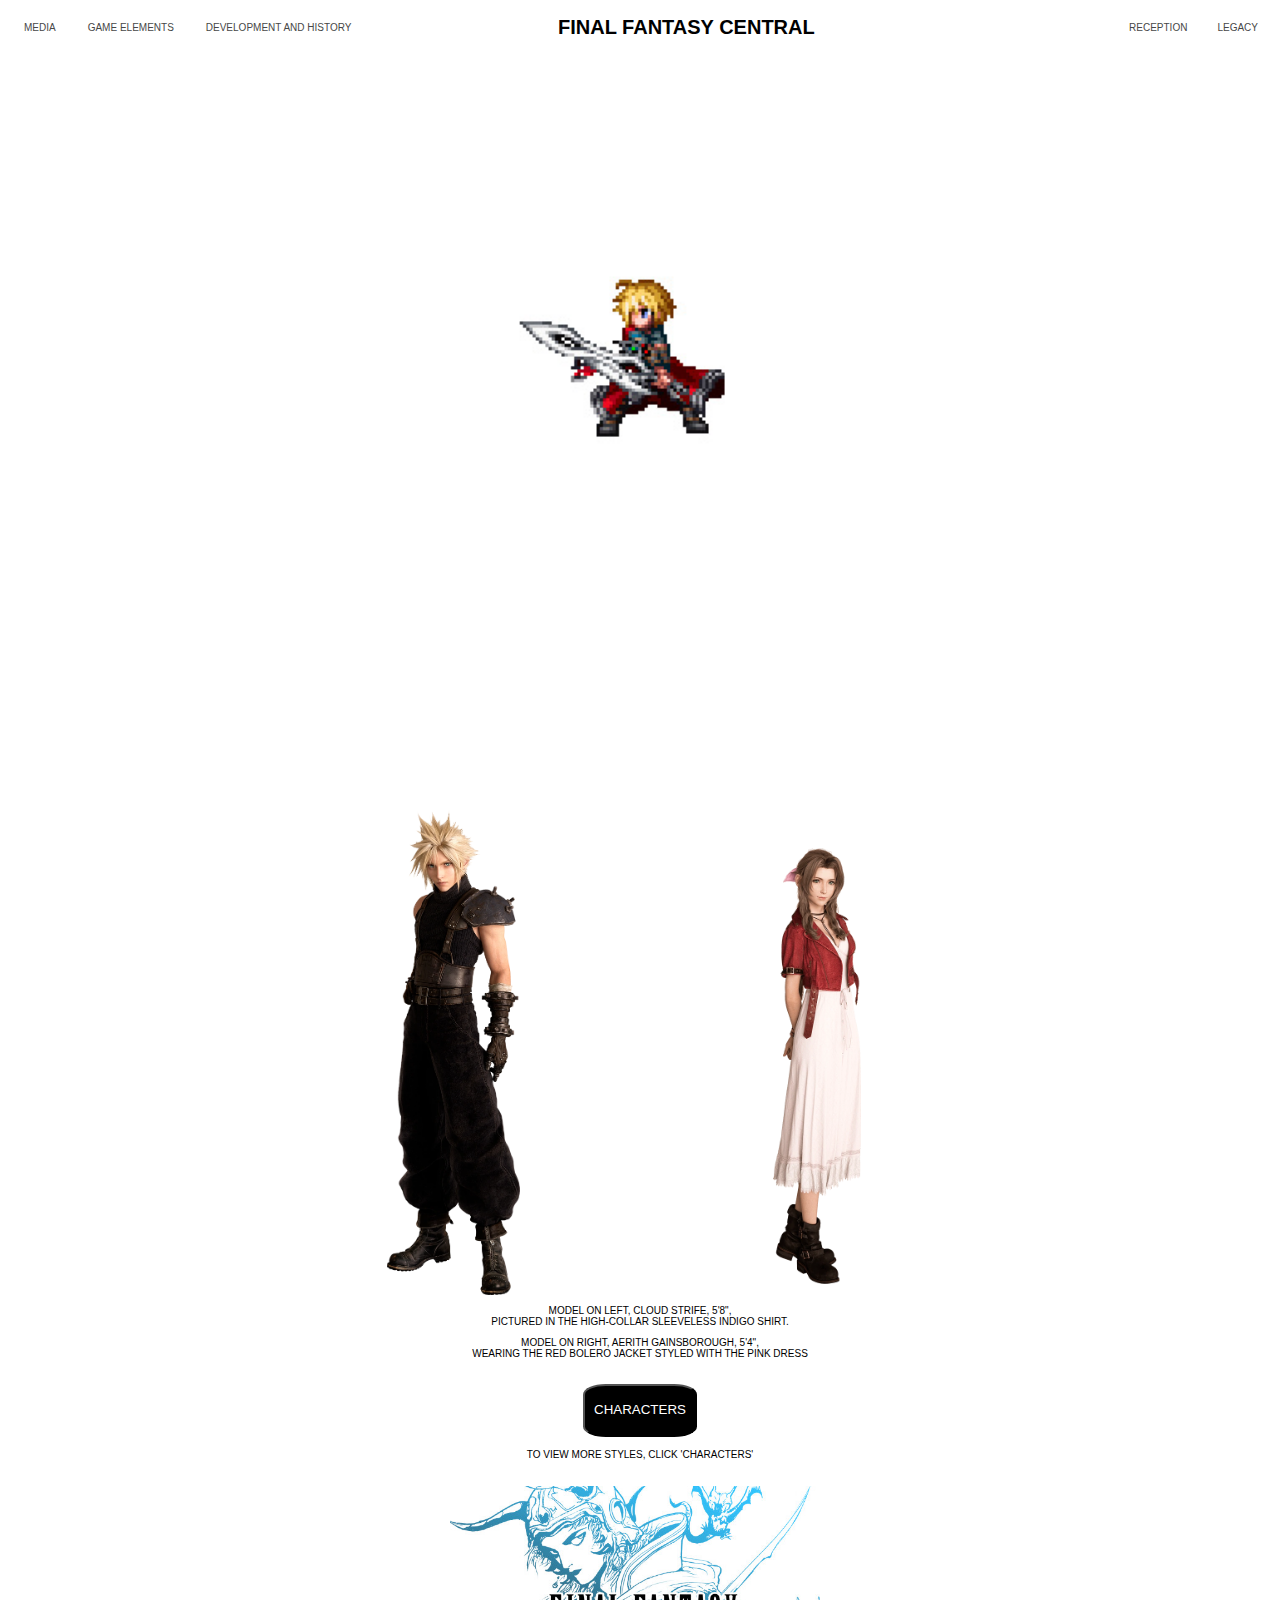
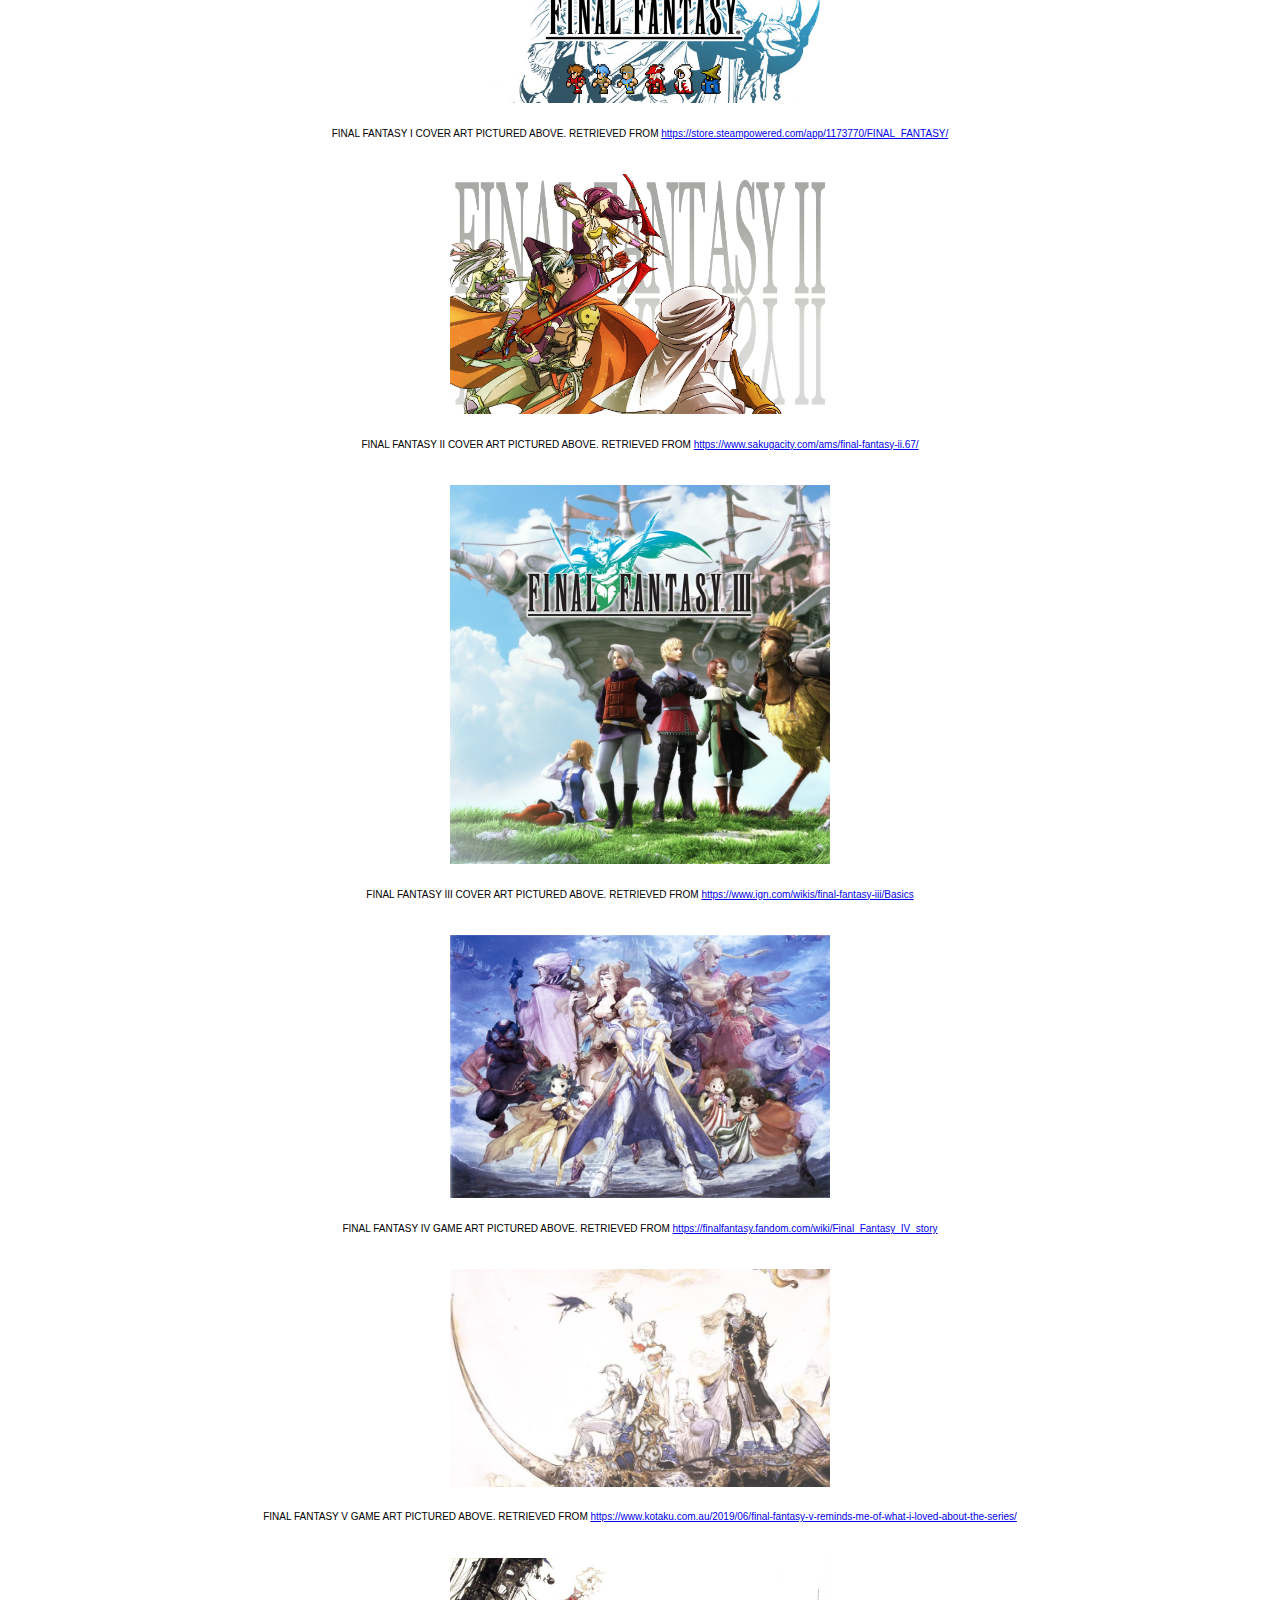
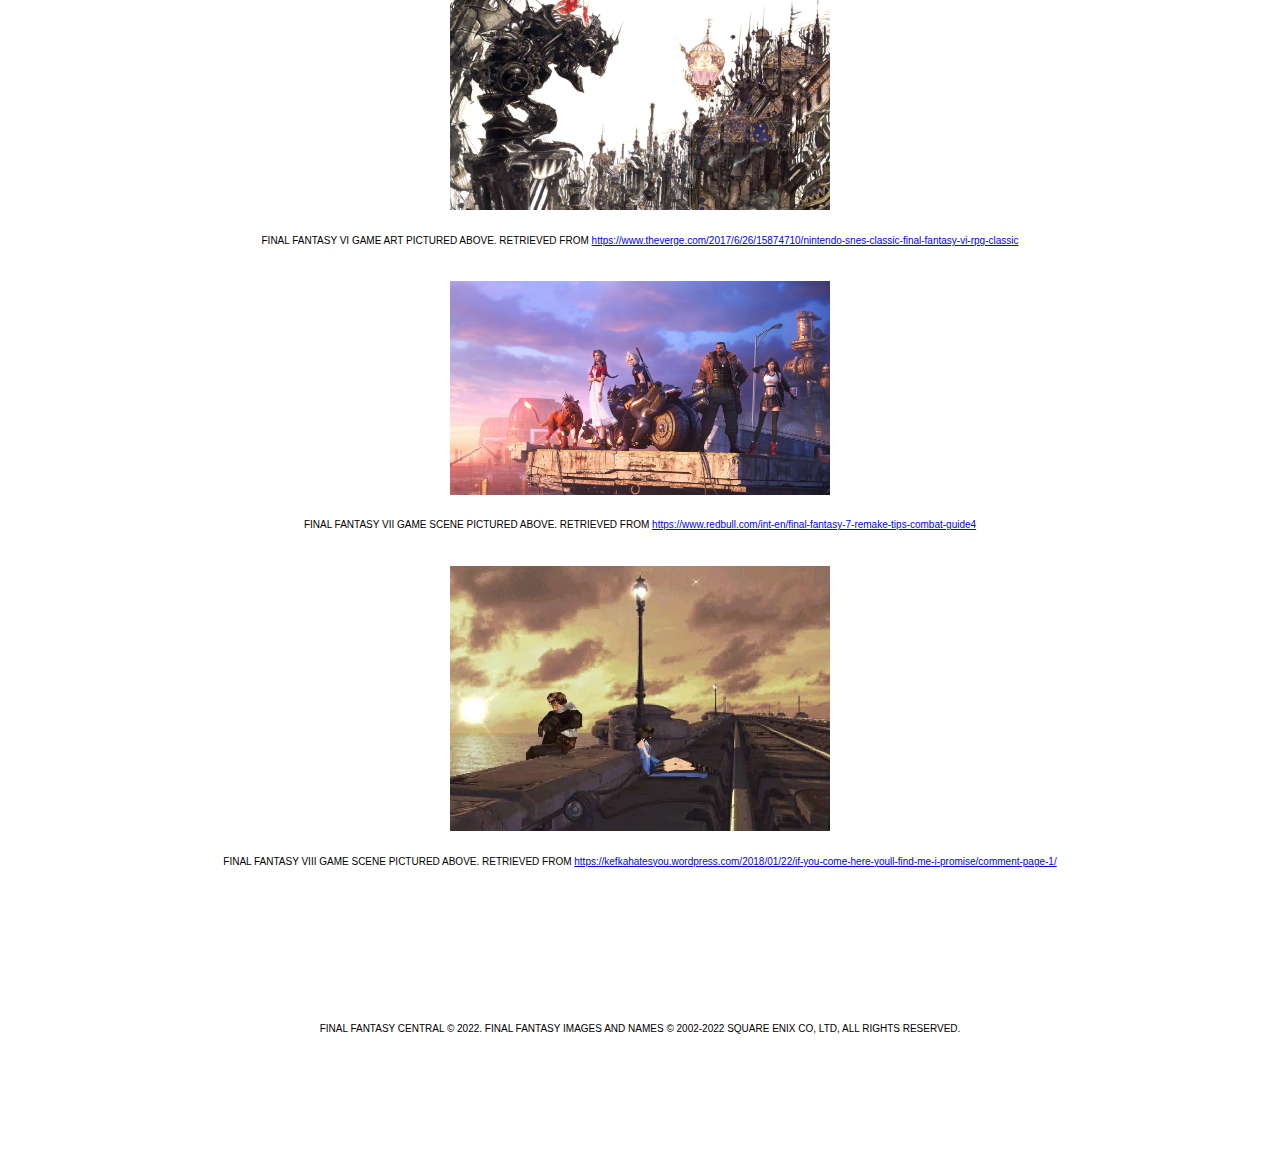
<file: index.html>
<!DOCTYPE html>
<html lang ="en">
<head>
  <meta charset="utf-8">
  <meta name="description" content="The homepage of the site">
  <title>FF CENTRAL</title>

  <link href="css/style.css" rel="stylesheet" type="text/css">


  <!--favicon Sword shortcut icon retrieved from https://thenounproject.com/icon/sword-1376391/-->
  <!-- Sword by Mohamed Mb from NounProject.com-->
  <link rel="shortcut icon" href="/images/sword.png" type="image/x-icon"> 

  <script> /* for using javascript */
  </script>
 
</head>

<body>

  <header>
    <nav class="sticky" id ="navigation">
      <div class ="navbarleft">
        <div class="meddropdown">
        <button class ="meddropbtn" onclick= "location.href='med.html'">MEDIA</button>
          <div class="meddropdown-content">
            <a href="1games.html">Games</a>
            <a href="1othermedia.html">Other Media</a>
          </div>
        </div>
        <div class="gamdropdown">
        <button class ="gamdropbtn" onclick= "location.href='gam.html'">GAME ELEMENTS</button>
          <div class="gamdropdown-content">
            <a href="2plotandthemes.html">Plot and Themes</a>
            <a href="2characters.html">Characters</a>
            <a href="2gameplay.html">Gameplay</a>
          </div>
        </div>
        <div class="devdropdown">
          <button class ="devdropbtn" onclick= "location.href='dev.html'">DEVELOPMENT AND HISTORY</button>
            <div class="devdropdown-content">
              <a href="3origin.html">Origin</a>
              <a href="3design.html">Design</a>
              <a href="3graphicsandtech.html">Graphics and Technology</a>
            </div>
        </div>
        
      </div>
  
      <button class ="title" onclick= "location.href='index.html'">FINAL FANTASY CENTRAL</button>
  
      <div class ="navbarright">
        <div class="recdropdown">
          <button class ="recdropbtn" onclick= "location.href='rec.html'">RECEPTION</button>
            <div class="recdropdown-content">
              <a href="4rankingsandag.html">Rankings and Aggregators</a>
            </div>
        </div>
  
          <a href="leg.html">LEGACY</a>
      </div>
    </nav>
  </header>

<!-- GIF and JPG retrieved from https://www.pinterest.com/pin/667306869780357642/ -->
<div class="ffswing"> 
  <img class="static" src="images/ffswingstill.jpg" alt="final fantasy swinging still">
  <img class ="active" src="images/ffswinggif.gif" alt="final fantasy swinging gif"> 
</div>


<!-- Cloud char model retrieved from https://finalfantasy.fandom.com/wiki/Cloud_Strife   

  Aerith char model retrieved from https://finalfantasy.fandom.com/wiki/Aerith_Gainsborough
-->
<div class="twomodels">
  <img class="cloudmodel" src="images/cloud model.webp" alt="cloud char model">
  <img class="aerithmodel" src="images/aerith model.webp" alt="aerith char model">
</div>

<div class="modeldesc">
  <p class= "desc"> MODEL ON LEFT, CLOUD STRIFE, 5'8", <br> PICTURED IN THE HIGH-COLLAR SLEEVELESS INDIGO SHIRT. </p>
  <p class = "desc"> MODEL ON RIGHT, AERITH GAINSBOROUGH, 5'4", <br> WEARING THE RED BOLERO JACKET STYLED WITH THE PINK DRESS </p>
</div>

<button class="charbtn" type="button" onclick= "location.href='2characters.html'">CHARACTERS</button>

<p class="charbtndesc">TO VIEW MORE STYLES, CLICK 'CHARACTERS' </p>

<div class="imggallery">
    <img class="ff1pic" src="images/ff1.jpg" alt="">
    
    <p>FINAL FANTASY I COVER ART PICTURED ABOVE. RETRIEVED FROM <a href="https://store.steampowered.com/app/1173770/FINAL_FANTASY/">https://store.steampowered.com/app/1173770/FINAL_FANTASY/</a></p>
    <img class="ff2pic" src="images/ff2.jpg" alt="">
    <p>FINAL FANTASY II COVER ART PICTURED ABOVE. RETRIEVED FROM <a href="https://www.sakugacity.com/ams/final-fantasy-ii.67/">https://www.sakugacity.com/ams/final-fantasy-ii.67/</a></p>
    <img class="ff3pic" src="images/ff3.jpg" alt="">
    <p>FINAL FANTASY III COVER ART PICTURED ABOVE. RETRIEVED FROM <a href=https://www.ign.com/wikis/final-fantasy-iii/Basics>https://www.ign.com/wikis/final-fantasy-iii/Basics</a></p>
    <img class="ff4pic" src="images/ff4.webp" alt="">
    <p>FINAL FANTASY IV GAME ART PICTURED ABOVE. RETRIEVED FROM <a href=https://finalfantasy.fandom.com/wiki/Final_Fantasy_IV_story >https://finalfantasy.fandom.com/wiki/Final_Fantasy_IV_story</a></p>
    <img class="ff5pic" src="images/ff5.webp" alt="">
    <p>FINAL FANTASY V GAME ART PICTURED ABOVE. RETRIEVED FROM <a href=https://www.kotaku.com.au/2019/06/final-fantasy-v-reminds-me-of-what-i-loved-about-the-series/>https://www.kotaku.com.au/2019/06/final-fantasy-v-reminds-me-of-what-i-loved-about-the-series/</a></p>
    <img class="ff6pic" src="images/ff6.jpg" alt="">
    <p>FINAL FANTASY VI GAME ART PICTURED ABOVE. RETRIEVED FROM <a href=https://www.theverge.com/2017/6/26/15874710/nintendo-snes-classic-final-fantasy-vi-rpg-classic>https://www.theverge.com/2017/6/26/15874710/nintendo-snes-classic-final-fantasy-vi-rpg-classic</a></p>
    <img class="ff7pic" src="images/ff7.avif" alt="">
    <p>FINAL FANTASY VII GAME SCENE PICTURED ABOVE. RETRIEVED FROM <a href=https://www.redbull.com/int-en/final-fantasy-7-remake-tips-combat-guide>https://www.redbull.com/int-en/final-fantasy-7-remake-tips-combat-guide4</a></p>
    <img class="ff8pic" src="images/ff8.webp" alt="">
    <p>FINAL FANTASY VIII GAME SCENE PICTURED ABOVE. RETRIEVED FROM <a href=https://kefkahatesyou.wordpress.com/2018/01/22/if-you-come-here-youll-find-me-i-promise/comment-page-1/>https://kefkahatesyou.wordpress.com/2018/01/22/if-you-come-here-youll-find-me-i-promise/comment-page-1/</a></p>
  </div>

<footer>
  <p class="footer">FINAL FANTASY CENTRAL © 2022. FINAL FANTASY IMAGES AND NAMES © 2002-2022 SQUARE ENIX CO, LTD, ALL RIGHTS RESERVED.</p>
</footer>
</body>
</html>
</file>
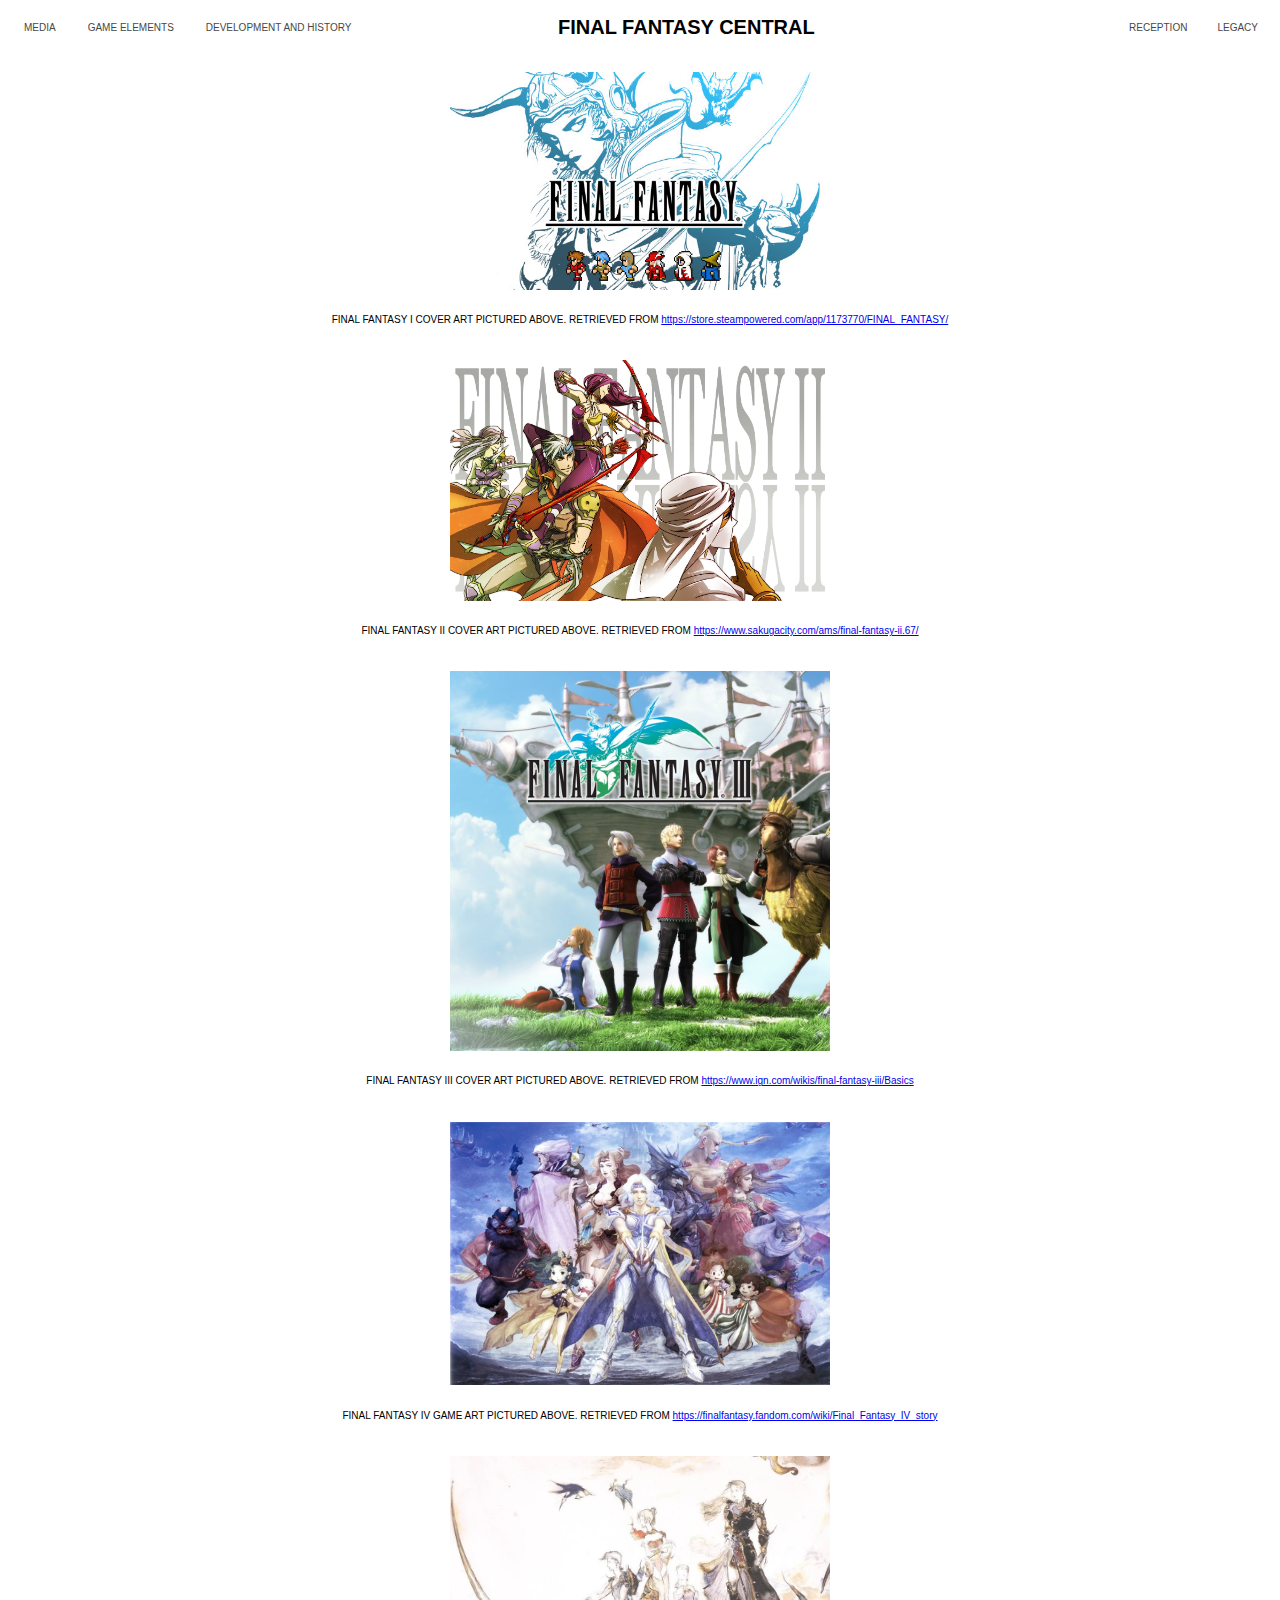
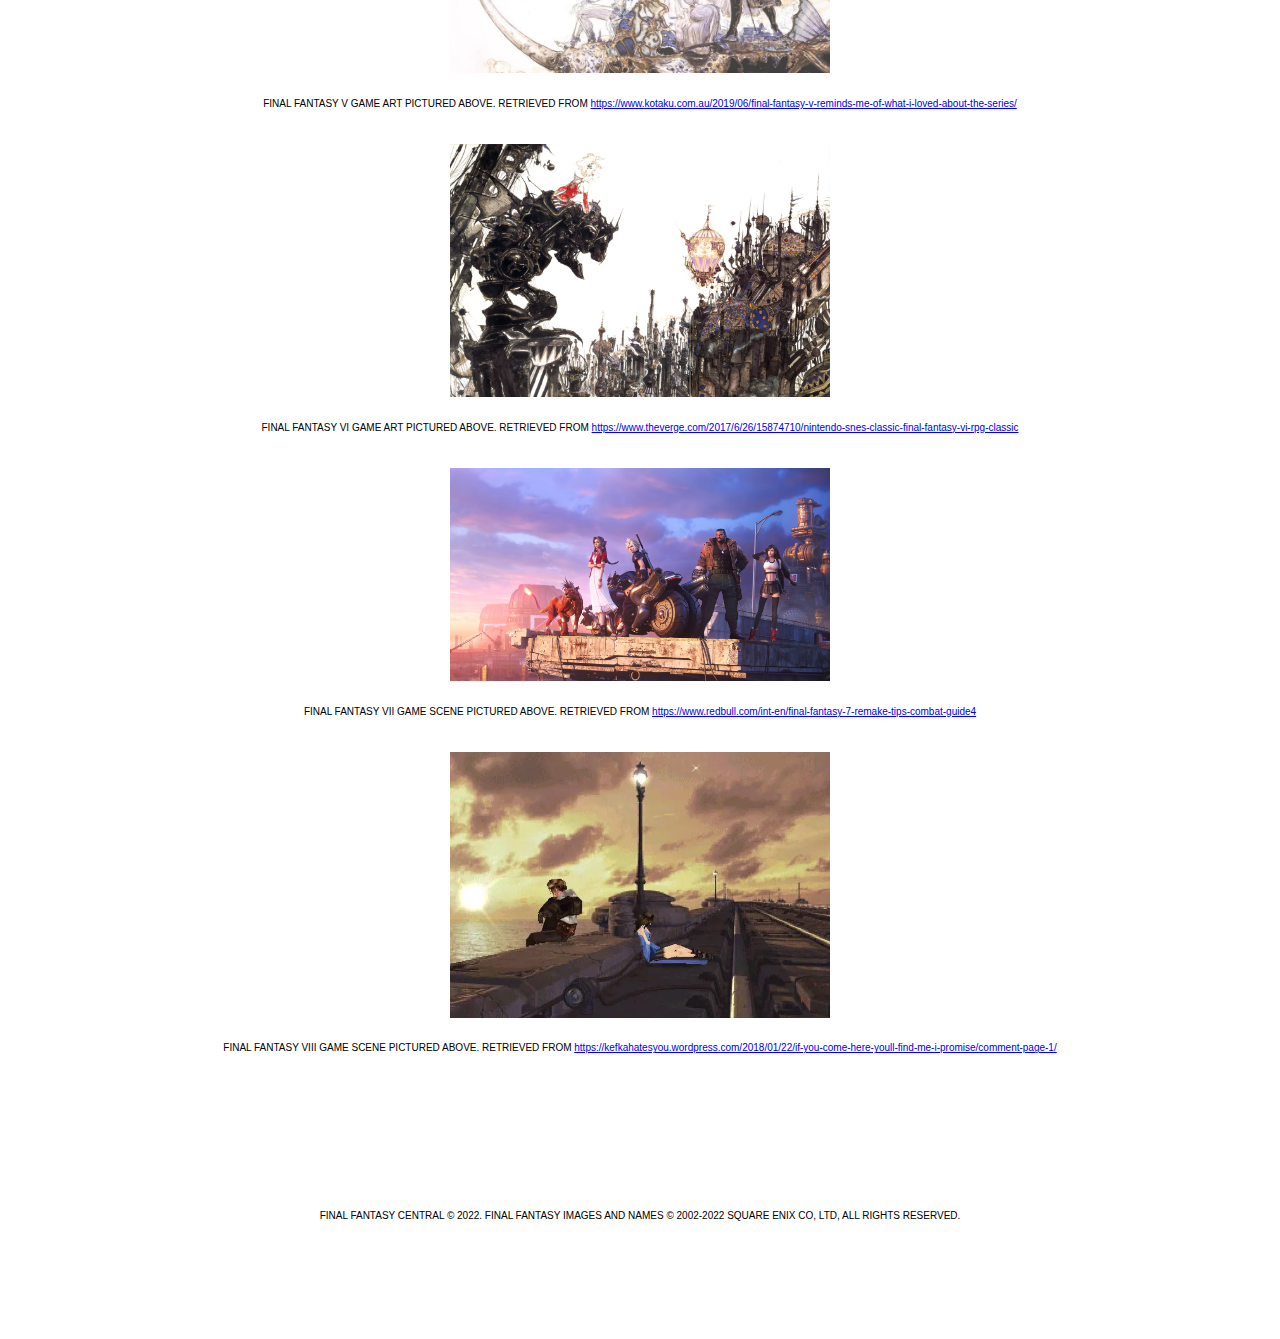
<file: 1games.html>
<!DOCTYPE html>
<html lang ="en">
<head>
  <meta charset="utf-8">
  <meta name="description" content="The homepage of the site">
  <title>FF CENTRAL</title>

  <link href="css/style.css" rel="stylesheet" type="text/css">


  <!--favicon Sword shortcut icon retrieved from https://thenounproject.com/icon/sword-1376391/-->
  <!-- Sword by Mohamed Mb from NounProject.com-->
  <link rel="shortcut icon" href="/images/sword.png" type="image/x-icon"> 

  <script> /* for using javascript */
  </script>
 
</head>

<body>

  <header>
    <nav class="sticky" id ="navigation">
      <div class ="navbarleft">
        <div class="meddropdown">
        <button class ="meddropbtn" onclick= "location.href='med.html'">MEDIA</button>
          <div class="meddropdown-content">
            <a href="1games.html">Games</a>
            <a href="1othermedia.html">Other Media</a>
          </div>
        </div>
        <div class="gamdropdown">
        <button class ="gamdropbtn" onclick= "location.href='gam.html'">GAME ELEMENTS</button>
          <div class="gamdropdown-content">
            <a href="2plotandthemes.html">Plot and Themes</a>
            <a href="2characters.html">Characters</a>
            <a href="2gameplay.html">Gameplay</a>
          </div>
        </div>
        <div class="devdropdown">
          <button class ="devdropbtn" onclick= "location.href='dev.html'">DEVELOPMENT AND HISTORY</button>
            <div class="devdropdown-content">
              <a href="3origin.html">Origin</a>
              <a href="3design.html">Design</a>
              <a href="3graphicsandtech.html">Graphics and Technology</a>
            </div>
        </div>
        
      </div>
  
      <button class ="title" onclick= "location.href='index.html'">FINAL FANTASY CENTRAL</button>
  
      <div class ="navbarright">
        <div class="recdropdown">
          <button class ="recdropbtn" onclick= "location.href='rec.html'">RECEPTION</button>
            <div class="recdropdown-content">
              <a href="4rankingsandag.html">Rankings and Aggregators</a>
            </div>
        </div>
  
          <a href="leg.html">LEGACY</a>
      </div>
    </nav>
  </header>

<div class="imggallery">
    <img class="ff1pic" src="images/ff1.jpg" alt="">
    
    <p>FINAL FANTASY I COVER ART PICTURED ABOVE. RETRIEVED FROM <a href="https://store.steampowered.com/app/1173770/FINAL_FANTASY/">https://store.steampowered.com/app/1173770/FINAL_FANTASY/</a></p>
    <img class="ff2pic" src="images/ff2.jpg" alt="">
    <p>FINAL FANTASY II COVER ART PICTURED ABOVE. RETRIEVED FROM <a href="https://www.sakugacity.com/ams/final-fantasy-ii.67/">https://www.sakugacity.com/ams/final-fantasy-ii.67/</a></p>
    <img class="ff3pic" src="images/ff3.jpg" alt="">
    <p>FINAL FANTASY III COVER ART PICTURED ABOVE. RETRIEVED FROM <a href=https://www.ign.com/wikis/final-fantasy-iii/Basics>https://www.ign.com/wikis/final-fantasy-iii/Basics</a></p>
    <img class="ff4pic" src="images/ff4.webp" alt="">
    <p>FINAL FANTASY IV GAME ART PICTURED ABOVE. RETRIEVED FROM <a href=https://finalfantasy.fandom.com/wiki/Final_Fantasy_IV_story >https://finalfantasy.fandom.com/wiki/Final_Fantasy_IV_story</a></p>
    <img class="ff5pic" src="images/ff5.webp" alt="">
    <p>FINAL FANTASY V GAME ART PICTURED ABOVE. RETRIEVED FROM <a href=https://www.kotaku.com.au/2019/06/final-fantasy-v-reminds-me-of-what-i-loved-about-the-series/>https://www.kotaku.com.au/2019/06/final-fantasy-v-reminds-me-of-what-i-loved-about-the-series/</a></p>
    <img class="ff6pic" src="images/ff6.jpg" alt="">
    <p>FINAL FANTASY VI GAME ART PICTURED ABOVE. RETRIEVED FROM <a href=https://www.theverge.com/2017/6/26/15874710/nintendo-snes-classic-final-fantasy-vi-rpg-classic>https://www.theverge.com/2017/6/26/15874710/nintendo-snes-classic-final-fantasy-vi-rpg-classic</a></p>
    <img class="ff7pic" src="images/ff7.avif" alt="">
    <p>FINAL FANTASY VII GAME SCENE PICTURED ABOVE. RETRIEVED FROM <a href=https://www.redbull.com/int-en/final-fantasy-7-remake-tips-combat-guide>https://www.redbull.com/int-en/final-fantasy-7-remake-tips-combat-guide4</a></p>
    <img class="ff8pic" src="images/ff8.webp" alt="">
    <p>FINAL FANTASY VIII GAME SCENE PICTURED ABOVE. RETRIEVED FROM <a href=https://kefkahatesyou.wordpress.com/2018/01/22/if-you-come-here-youll-find-me-i-promise/comment-page-1/>https://kefkahatesyou.wordpress.com/2018/01/22/if-you-come-here-youll-find-me-i-promise/comment-page-1/</a></p>
  </div>

<footer>
  <p class="footer">FINAL FANTASY CENTRAL © 2022. FINAL FANTASY IMAGES AND NAMES © 2002-2022 SQUARE ENIX CO, LTD, ALL RIGHTS RESERVED.</p>
</footer>
</body>
</html>
</file>
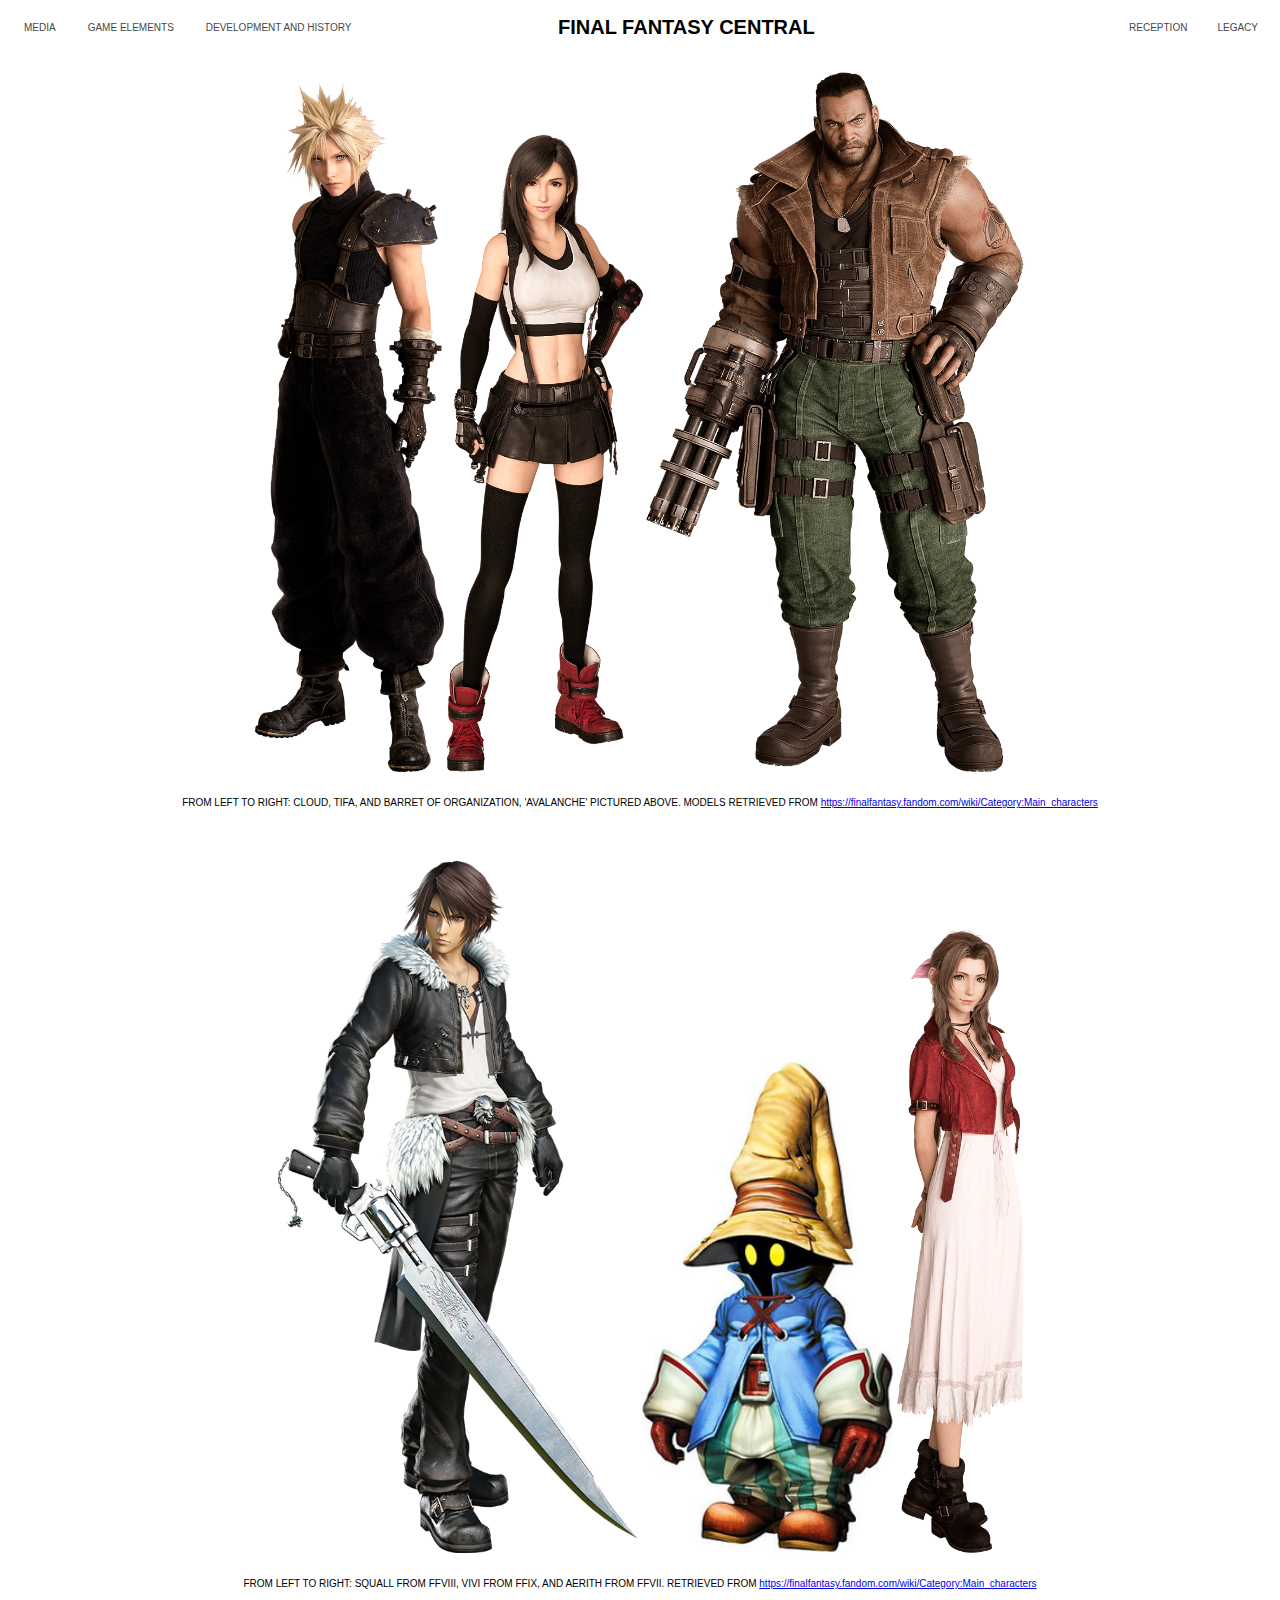
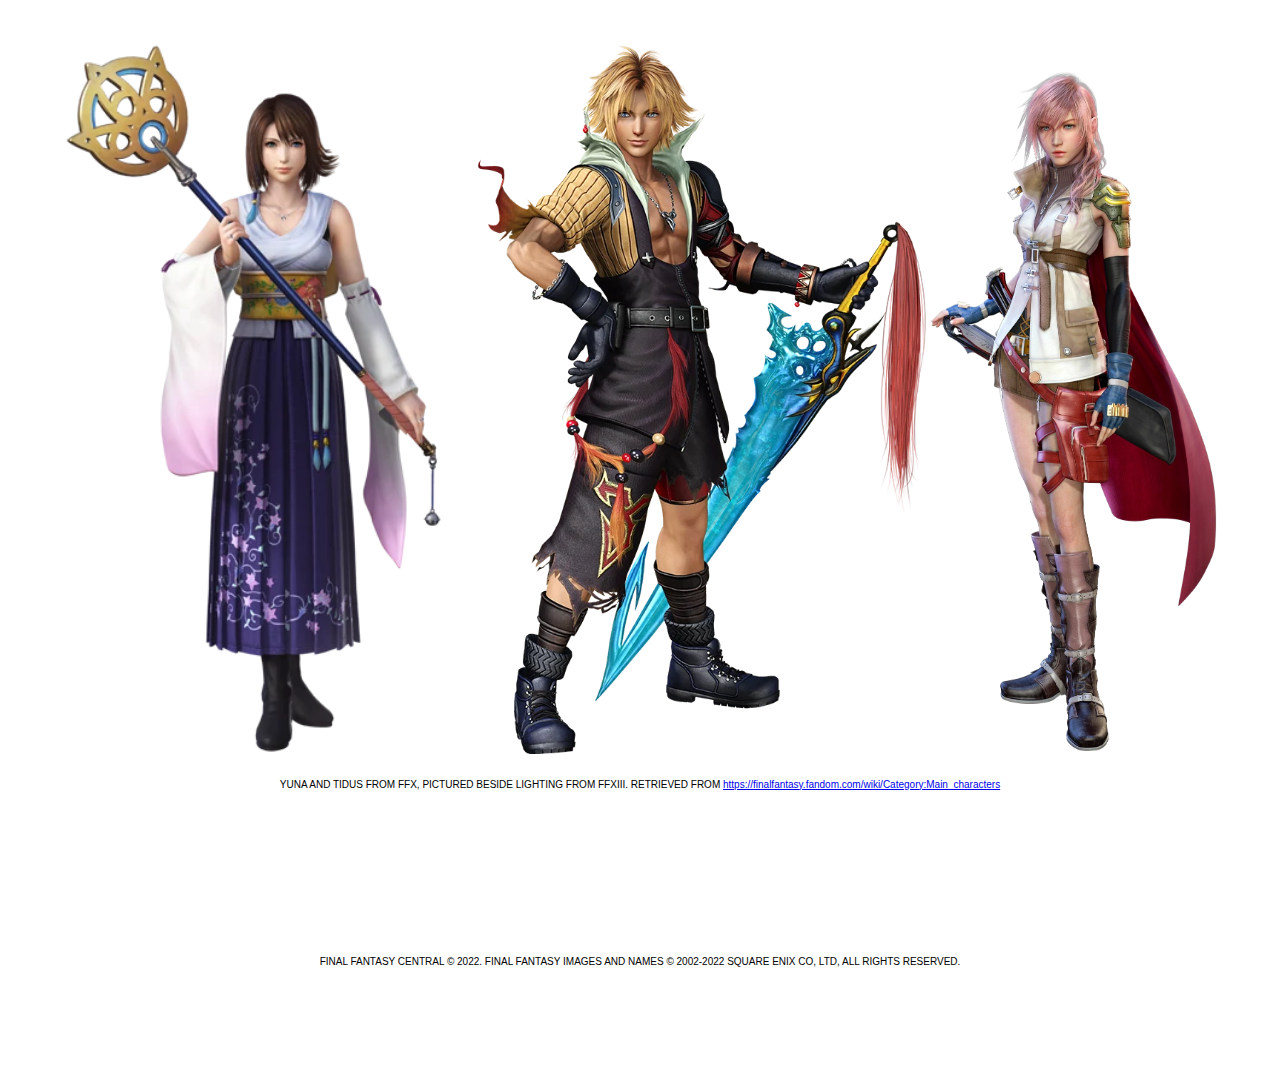
<file: 2characters.html>
<!DOCTYPE html>
<html lang ="en">
<head>
  <meta charset="utf-8">
  <meta name="description" content="The homepage of the site">
  <title>FF CENTRAL</title>

  <link href="css/style.css" rel="stylesheet" type="text/css">


  <!--favicon Sword shortcut icon retrieved from https://thenounproject.com/icon/sword-1376391/-->
  <!-- Sword by Mohamed Mb from NounProject.com-->
  <link rel="shortcut icon" href="/images/sword.png" type="image/x-icon"> 

  <script> /* for using javascript */
  </script>
 
</head>

<body>

  <header>
    <nav class="sticky" id ="navigation"> <!-- sticky class failed, but this is for the navigation and dropdown menus-->
      <div class ="navbarleft">
        <div class="meddropdown">
        <button class ="meddropbtn" onclick= "location.href='med.html'">MEDIA</button>
          <div class="meddropdown-content">
            <a href="1games.html">Games</a>
            <a href="1othermedia.html">Other Media</a>
          </div>
        </div>
        <div class="gamdropdown">
        <button class ="gamdropbtn" onclick= "location.href='gam.html'">GAME ELEMENTS</button>
          <div class="gamdropdown-content">
            <a href="2plotandthemes.html">Plot and Themes</a>
            <a href="2characters.html">Characters</a>
            <a href="2gameplay.html">Gameplay</a>
          </div>
        </div>
        <div class="devdropdown">
          <button class ="devdropbtn" onclick= "location.href='dev.html'">DEVELOPMENT AND HISTORY</button>
            <div class="devdropdown-content">
              <a href="3origin.html">Origin</a>
              <a href="3design.html">Design</a>
              <a href="3graphicsandtech.html">Graphics and Technology</a>
            </div>
        </div>
        
      </div>
  
      <button class ="title" onclick= "location.href='index.html'">FINAL FANTASY CENTRAL</button>
  
      <div class ="navbarright">
        <div class="recdropdown">
          <button class ="recdropbtn" onclick= "location.href='rec.html'">RECEPTION</button>
            <div class="recdropdown-content">
              <a href="4rankingsandag.html">Rankings and Aggregators</a>
            </div>
        </div>
  
          <a href="leg.html">LEGACY</a>
      </div>
    </nav>
  </header>

<div class="models1">
    <img class="cloudmdl" src="images/cloud model.webp" alt="">
    <img class="tifamdl" src="images/tifa model.webp" alt="">
    <img class="barretmdl" src="images/barret model.webp" alt="">
    <p>FROM LEFT TO RIGHT: CLOUD, TIFA, AND BARRET OF ORGANIZATION, 'AVALANCHE' PICTURED ABOVE. MODELS RETRIEVED FROM <a href=https://finalfantasy.fandom.com/wiki/Category:Main_characters>https://finalfantasy.fandom.com/wiki/Category:Main_characters</a></p>
  <div>

  <div class="models2"></div>
    <img class="squallmdl" src="images/squall model.webp" alt="">
    <img class="vivimdl" src="images/vivi model.png" alt="">
    <img class="aerithmdl" src="images/aerith model.webp" alt="">
    <p>FROM LEFT TO RIGHT: SQUALL FROM FFVIII, VIVI FROM FFIX, AND AERITH FROM FFVII. RETRIEVED FROM <a href=https://finalfantasy.fandom.com/wiki/Category:Main_characters>https://finalfantasy.fandom.com/wiki/Category:Main_characters</a></p>
  </div>

  <div class="models3"></div>
    <img class="yunamdl" src="images/yuna model.webp" alt="">
    <img class="tidusmdl" src="images/tidus model.webp" alt="">
    <img class="lightningmdl" src="images/lightning model.webp" alt="">
    <p>YUNA AND TIDUS FROM FFX, PICTURED BESIDE LIGHTING FROM FFXIII. RETRIEVED FROM <a href=https://finalfantasy.fandom.com/wiki/Category:Main_characters>https://finalfantasy.fandom.com/wiki/Category:Main_characters</a></p>
  </div>

<footer>
  <p class="footer">FINAL FANTASY CENTRAL © 2022. FINAL FANTASY IMAGES AND NAMES © 2002-2022 SQUARE ENIX CO, LTD, ALL RIGHTS RESERVED.</p>
</footer>
</body>
</html>
</file>
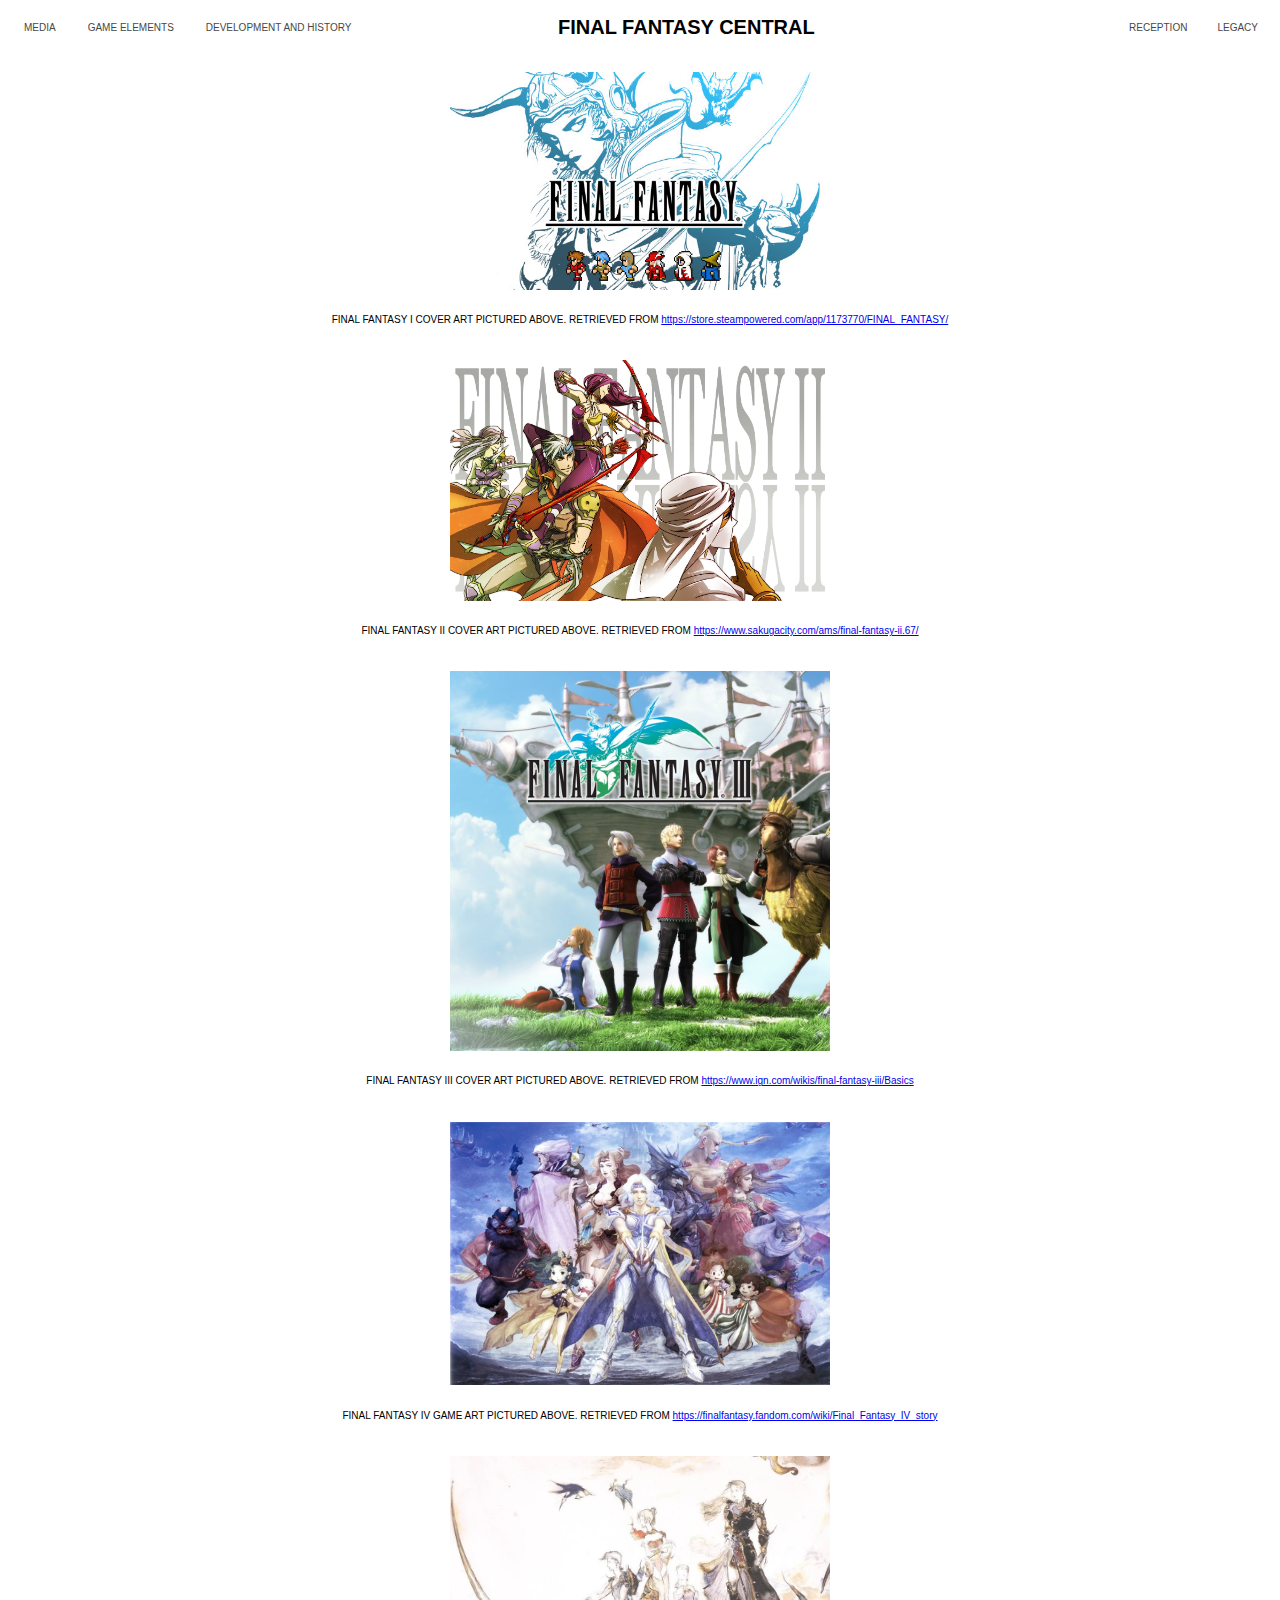
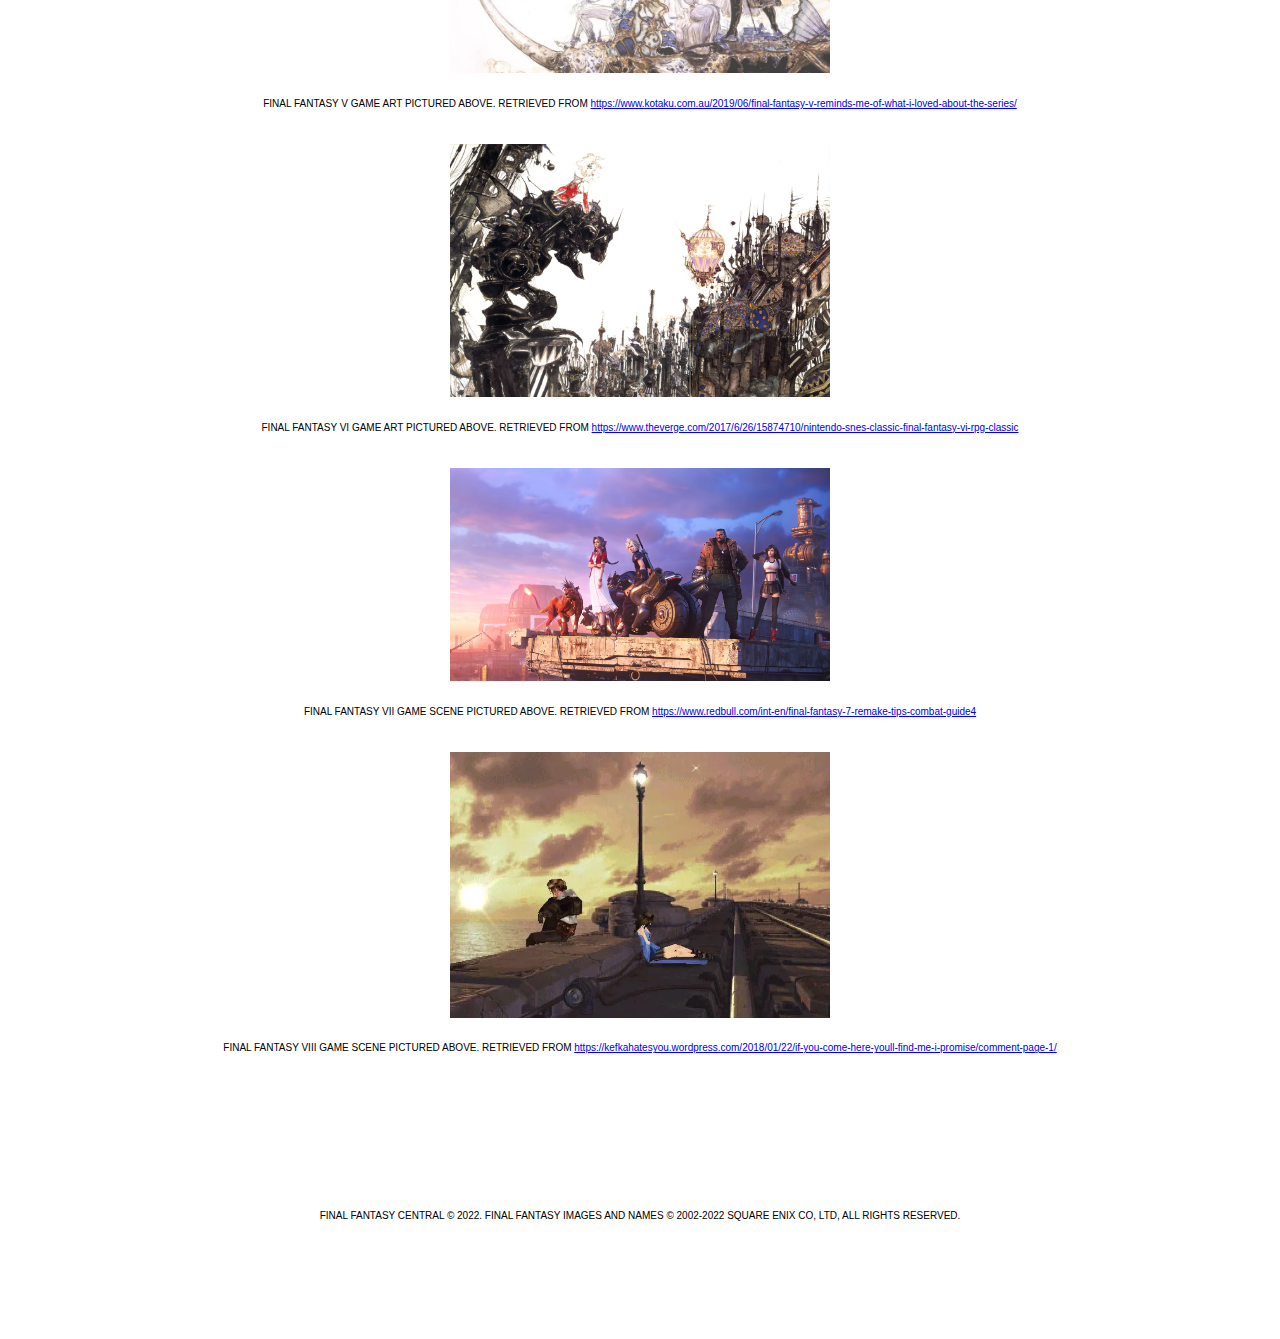
<file: 4rankingsandag.html>
<!DOCTYPE html>
<html lang ="en">
<head>
  <meta charset="utf-8">
  <meta name="description" content="The homepage of the site">
  <title>FF CENTRAL</title>

  <link href="css/style.css" rel="stylesheet" type="text/css">


  <!--favicon Sword shortcut icon retrieved from https://thenounproject.com/icon/sword-1376391/-->
  <!-- Sword by Mohamed Mb from NounProject.com-->
  <link rel="shortcut icon" href="/images/sword.png" type="image/x-icon"> 

  <script> /* for using javascript */
  </script>
 
</head>

<body>

<header>
  <nav class="sticky" id ="navigation">
    <div class ="navbarleft">
      <div class="meddropdown">
      <button class ="meddropbtn" onclick= "location.href='med.html'">MEDIA</button>
        <div class="meddropdown-content">
          <a href="1games.html">Games</a>
          <a href="1othermedia.html">Other Media</a>
        </div>
      </div>
      <div class="gamdropdown">
      <button class ="gamdropbtn" onclick= "location.href='gam.html'">GAME ELEMENTS</button>
        <div class="gamdropdown-content">
          <a href="2plotandthemes.html">Plot and Themes</a>
          <a href="2characters.html">Characters</a>
          <a href="2gameplay.html">Gameplay</a>
        </div>
      </div>
      <div class="devdropdown">
        <button class ="devdropbtn" onclick= "location.href='dev.html'">DEVELOPMENT AND HISTORY</button>
          <div class="devdropdown-content">
            <a href="3origin.html">Origin</a>
            <a href="3design.html">Design</a>
            <a href="3graphicsandtech.html">Graphics and Technology</a>
          </div>
      </div>
      
    </div>

    <button class ="title" onclick= "location.href='index.html'">FINAL FANTASY CENTRAL</button>

    <div class ="navbarright">
      <div class="recdropdown">
        <button class ="recdropbtn" onclick= "location.href='rec.html'">RECEPTION</button>
          <div class="recdropdown-content">
            <a href="4rankingsandag.html">Rankings and Aggregators</a>
          </div>
      </div>

        <a href="leg.html">LEGACY</a>
    </div>
  </nav>
</header>

<div class="imggallery">
    <img class="ff1pic" src="images/ff1.jpg" alt="">
    
    <p>FINAL FANTASY I COVER ART PICTURED ABOVE. RETRIEVED FROM <a href="https://store.steampowered.com/app/1173770/FINAL_FANTASY/">https://store.steampowered.com/app/1173770/FINAL_FANTASY/</a></p>
    <img class="ff2pic" src="images/ff2.jpg" alt="">
    <p>FINAL FANTASY II COVER ART PICTURED ABOVE. RETRIEVED FROM <a href="https://www.sakugacity.com/ams/final-fantasy-ii.67/">https://www.sakugacity.com/ams/final-fantasy-ii.67/</a></p>
    <img class="ff3pic" src="images/ff3.jpg" alt="">
    <p>FINAL FANTASY III COVER ART PICTURED ABOVE. RETRIEVED FROM <a href=https://www.ign.com/wikis/final-fantasy-iii/Basics>https://www.ign.com/wikis/final-fantasy-iii/Basics</a></p>
    <img class="ff4pic" src="images/ff4.webp" alt="">
    <p>FINAL FANTASY IV GAME ART PICTURED ABOVE. RETRIEVED FROM <a href=https://finalfantasy.fandom.com/wiki/Final_Fantasy_IV_story >https://finalfantasy.fandom.com/wiki/Final_Fantasy_IV_story</a></p>
    <img class="ff5pic" src="images/ff5.webp" alt="">
    <p>FINAL FANTASY V GAME ART PICTURED ABOVE. RETRIEVED FROM <a href=https://www.kotaku.com.au/2019/06/final-fantasy-v-reminds-me-of-what-i-loved-about-the-series/>https://www.kotaku.com.au/2019/06/final-fantasy-v-reminds-me-of-what-i-loved-about-the-series/</a></p>
    <img class="ff6pic" src="images/ff6.jpg" alt="">
    <p>FINAL FANTASY VI GAME ART PICTURED ABOVE. RETRIEVED FROM <a href=https://www.theverge.com/2017/6/26/15874710/nintendo-snes-classic-final-fantasy-vi-rpg-classic>https://www.theverge.com/2017/6/26/15874710/nintendo-snes-classic-final-fantasy-vi-rpg-classic</a></p>
    <img class="ff7pic" src="images/ff7.avif" alt="">
    <p>FINAL FANTASY VII GAME SCENE PICTURED ABOVE. RETRIEVED FROM <a href=https://www.redbull.com/int-en/final-fantasy-7-remake-tips-combat-guide>https://www.redbull.com/int-en/final-fantasy-7-remake-tips-combat-guide4</a></p>
    <img class="ff8pic" src="images/ff8.webp" alt="">
    <p>FINAL FANTASY VIII GAME SCENE PICTURED ABOVE. RETRIEVED FROM <a href=https://kefkahatesyou.wordpress.com/2018/01/22/if-you-come-here-youll-find-me-i-promise/comment-page-1/>https://kefkahatesyou.wordpress.com/2018/01/22/if-you-come-here-youll-find-me-i-promise/comment-page-1/</a></p>
  </div>

<footer>
  <p class="footer">FINAL FANTASY CENTRAL © 2022. FINAL FANTASY IMAGES AND NAMES © 2002-2022 SQUARE ENIX CO, LTD, ALL RIGHTS RESERVED.</p>
</footer>
</body>
</html>
</file>
<file: css/style.css>
html{
  font-family: Arial, Helvetica, sans-serif;
  font-size: 10px; /*original font size for doc, can use rem based off this; */
  line-height: normal; /* default line height */
}
body {
background-color: #ffffff;
}

/* Navigation section */

#navigation{
  margin: 0 auto;
  display: flex;
  background-color: white;
  
}
.title{
  font-size: 20px;
  font-weight:bold;
  text-align:center;
  align-self: center;
  margin-left:auto;
  margin-right:auto;
  padding-right: 9%;
  cursor: pointer;

  border: none;
  outline: none;
  background-color: white;
}

.navbarleft a { /* for left side of navbar, left of title */
  color: rgb(71, 71, 71);
  
  /* gathered inspiration from W3 Schools*/
  transition: 0.2s ease-in-out; /* gives text smoother transition into lighter color */ 

  background-color: white;
  text-align:center;
  cursor: pointer;
  float:left;
  display: block;
  align-items: left;
  padding: 14px;
  text-decoration: none;

  overflow: hidden;
  }
  
/*changes colour when hovering*/
.navbarleft a:hover {
background-color: #ffffff;
color: rgb(202, 202, 202);
  }


.navbarright a {
  color: rgb(71, 71, 71);
  
  /* gathered inspiration from W3 Schools*/
  /* gives text smoother transition into lighter color */ 
  transition: 0.2s ease-in-out; 

  background-color: white;
  text-align:center;
  cursor: pointer;
  float:left;
  display: block;
  align-items: right;
  padding: 14px;
  text-decoration: none;
  }
  
/*changes colour when hovering*/
.navbarright a:hover {
background-color: #ffffff;
color: rgb(202, 202, 202);
  }


/*media drop down menu styling*/
.meddropdown {
  float: left;
  overflow: hidden;
}

.meddropdown .meddropbtn {
  font-size: 10px;  
  border: none;
  outline: none;
  color: rgb(71, 71, 71);
  padding: 14px 16px;
  background-color: inherit;
  font-family: inherit;
  margin: 0;
  
  /* gathered inspiration from W3 Schools*/
  transition: 0.2s ease-in-out; /* gives text smoother transition into lighter color */ 
  background-color: white;
  text-align:center;
  cursor: pointer;
}
.meddropdown .meddropbtn:hover{
  background-color: #ffffff;
color: rgb(202, 202, 202);
}

.meddropdown-content {  /* dropdown menu styling*/
  display: none;
  position: absolute;
  background-color: #f9f9f9;
  min-width: 160px;
  box-shadow: 0px 8px 16px 0px rgba(0,0,0,0.2);
  z-index: 1;
}
.meddropdown-content a {
  float: none;
  color: black;
  padding: 12px 16px;
  text-decoration: none;
  display: block;
  text-align: left;
}
.meddropdown-content a:hover {
  background-color: #ddd;
}
.meddropdown:hover .meddropdown-content {
  display: block;
}

/* game elements dropdown menu styling */
.gamdropdown {
  float: left;
  overflow: hidden;
}

.gamdropdown .gamdropbtn {
  font-size: 10px;  
  border: none;
  outline: none;
  color: rgb(71, 71, 71);
  padding: 14px 16px;
  background-color: inherit;
  font-family: inherit;
  margin: 0;
  
  /* gathered inspiration from W3 Schools*/
  transition: 0.2s ease-in-out; /* gives text smoother transition into lighter color */ 
  background-color: white;
  text-align:center;
  cursor: pointer;
}
.gamdropdown .gamdropbtn:hover{
  background-color: #ffffff;
color: rgb(202, 202, 202);
}
.gamdropdown-content {  /* dropdown menu styling*/
  display: none;
  position: absolute;
  background-color: #f9f9f9;
  min-width: 160px;
  box-shadow: 0px 8px 16px 0px rgba(0,0,0,0.2);
  z-index: 1;
}
.gamdropdown-content a {
  float: none;
  color: black;
  padding: 12px 16px;
  text-decoration: none;
  display: block;
  text-align: left;
}
.gamdropdown-content a:hover {
  background-color: #ddd;
}

.gamdropdown:hover .gamdropdown-content {
  display: block;
}


/*development & history dropdown styling */
.devdropdown {
  float: left;
  overflow: hidden;
}

.devdropdown .devdropbtn {
  font-size: 10px;  
  border: none;
  outline: none;
  color: rgb(71, 71, 71);
  padding: 14px 16px;
  background-color: inherit;
  font-family: inherit;
  margin: 0;
  
  /* gathered inspiration from W3 Schools*/
  transition: 0.2s ease-in-out; /* gives text smoother transition into lighter color */ 
  background-color: white;
  text-align:center;
  cursor: pointer;
}
.devdropdown .devdropbtn:hover{
  background-color: #ffffff;
color: rgb(202, 202, 202);
}
.devdropdown-content {  /* dropdown menu styling*/
  display: none;
  position:absolute; /* issue where overlaps with image below when screen size is reduced*/
  background-color: #f9f9f9;
  min-width: 160px;
  box-shadow: 0px 8px 16px 0px rgba(0,0,0,0.2);
  z-index: 1;
}
.devdropdown-content a {
  float: none;
  color: black;
  padding: 12px 16px;
  text-decoration: none;
  display: block;
  text-align: left;
}
.devdropdown-content a:hover {
  background-color: #ddd;
}

.devdropdown:hover .devdropdown-content {
  display: block;
}



/*reception dropdown menu styling */
.recdropdown {
  float: left;
  overflow: hidden;
}

.recdropdown .recdropbtn {
  font-size: 10px;  
  border: none;
  outline: none;
  color: rgb(71, 71, 71);
  padding: 14px 16px;
  background-color: inherit;
  font-family: inherit;
  margin: 0;
  
  /* gathered inspiration from W3 Schools*/
  transition: 0.2s ease-in-out; /* gives text smoother transition into lighter color */ 
  background-color: white;
  text-align:center;
  cursor: pointer;
}
.recdropdown .recdropbtn:hover{
  background-color: #ffffff;
color: rgb(202, 202, 202);
}
.recdropdown-content {  /* dropdown menu styling*/
  display: none;
  position:absolute; /* issue where overlaps with image below when screen size is reduced*/
  background-color: #f9f9f9;
  min-width: 160px;
  box-shadow: 0px 8px 16px 0px rgba(0,0,0,0.2);
  z-index: 1;
}
.recdropdown-content a {
  float: none;
  color: black;
  padding: 12px 16px;
  text-decoration: none;
  display: block;
  text-align: left;
}
.recdropdown-content a:hover {
  background-color: #ddd;
}

.recdropdown:hover .recdropdown-content {
  display: block;
}




/* failed attempt at making the nav section stick to the top of the screen when scrolling */
.sticky { 
  position: -webkit-sticky;
  position: sticky;
  top: 0;
  }
/* illusion of still image over gif, gif plays when mouse hovers over image */

.static {
  background: white;
  position:absolute;
  display:block;
  margin-left:24%; /* couldn't use rem here since dimensions need to adapt to screen size */
  margin-right:24%;
  width:50%;

}
.static:hover {
  opacity:0;
}
.active { 
  display:block;
  margin-left:auto;
  margin-right:auto;
  width:50%;
}
.ffswing {
  margin-top: 5%;
  margin-bottom: 25%;
}
.cloudmodel{
  width: 10.5%;
  height: 10.5%;
  display:block;
  margin-left:30%;
  margin-right:10%;
}
.aerithmodel{
  width: 7%;
  height: 7%;
  display:block;
  margin-left:10%;
  margin-right:30%;
  margin-top:3%;
}
.twomodels{  /* cloud and aerith pictured as clothing models */
  margin-top: 5%;
  display:flex;
}
.modeldesc{
  margin-bottom: 2%;
  display:block;
  margin-left:auto;
  margin-right:auto;
  text-align:center;
}
.charbtn{
  display:block;
  margin-left:auto;
  margin-right:auto;
  color: white;
  background-color:black;
  border-radius:20%;
  width: 9%;
  min-width:fit-content;
  line-height:350%;
  height: 30%; 
  margin-bottom: 1%;

  transition: 0.2s ease-in-out;  /* added color transition for button similar to subsection titles */
}
.charbtn:hover{
  background-color: #ffffff;
color: rgb(202, 202, 202);
cursor: pointer;
}
.charbtndesc{
  text-align:center;
  display:block;
  margin:auto;
}


.imggallery{ /* start of img gallery on homepage*/
  text-align:center;
  display:block;
  margin:auto;
 margin-bottom:10%;
}
.ff1pic{
  width:30%;
  height:30%;
  margin-top:2%;
  margin-bottom:1%;
}
.ff2pic{
  width:30%;
  height:30%;
  margin-top:2%;
  margin-bottom:1%;
}
.ff3pic{
  width:30%;
  height:30%;
  margin-top:2%;
  margin-bottom:1%;
}
.ff4pic{
  width:30%;
  height:30%;
  margin-top:2%;
  margin-bottom:1%;
}
.ff5pic{
  width:30%;
  height:30%;
  margin-top:2%;
  margin-bottom:1%;
}
.ff6pic{
  width:30%;
  height:30%;
  margin-top:2%;
  margin-bottom:1%;
}
.ff7pic{
  width:30%;
  height:30%;
  margin-top:2%;
  margin-bottom:1%;
}
.ff8pic{
  width:30%;
  height:30%;
  margin-top:2%;
  margin-bottom:1%;
}
.models1{ /*row 1 of char models on char screen*/
  text-align:center;
  display:inline-block;
  margin:auto;
 margin-bottom:10%;
}
.cloudmdl{
  width:15%;
  height:15%;
  margin-top:2%;
  margin-bottom:1%;
}
.tifamdl{
  width:15.5%;
  height:15.5%;
  margin-top:2%;
  margin-bottom:1%;
}
.barretmdl{
  width:30%;
  height:340%;
  margin-top:2%;
  margin-bottom:1%;
}


.models2 { /*row 1 of char models on char screen*/
  text-align:center;
  display:inline-block;
  margin:auto;
 margin-bottom:10%;
}
.squallmdl{
  width:30%;
  height:30%;
  margin-top:2%;
  margin-bottom:1%;
}
.vivimdl{
  width:20%;
  height:20%;
  margin-top:2%;
  margin-bottom:1%;
}
.aerithmdl{
  width:10%;
  height:10%;
  margin-top:2%;
  margin-bottom:1%;
}

.models3 { /*row 1 of char models on char screen*/
  text-align:center;
  display:inline-block;
  margin:auto;
  margin-bottom:10%;
}
.yunamdl{
width:30%;
height:30%;
margin-top:2%;
margin-bottom:1%;
}
.tidusmdl{
  width:38%;
  height:38%;
  margin-top:2%;
  margin-bottom:1%;
}
.lightningmdl{
  width:23%;
  height:23%;
  margin-top:2%;
  margin-bottom:1%;
}

.footer {
  background-color: white;
  color: black;
  text-align: center;
  padding: 30px;
  margin-top: 0%;
  margin-bottom:7%;
}
</file>
